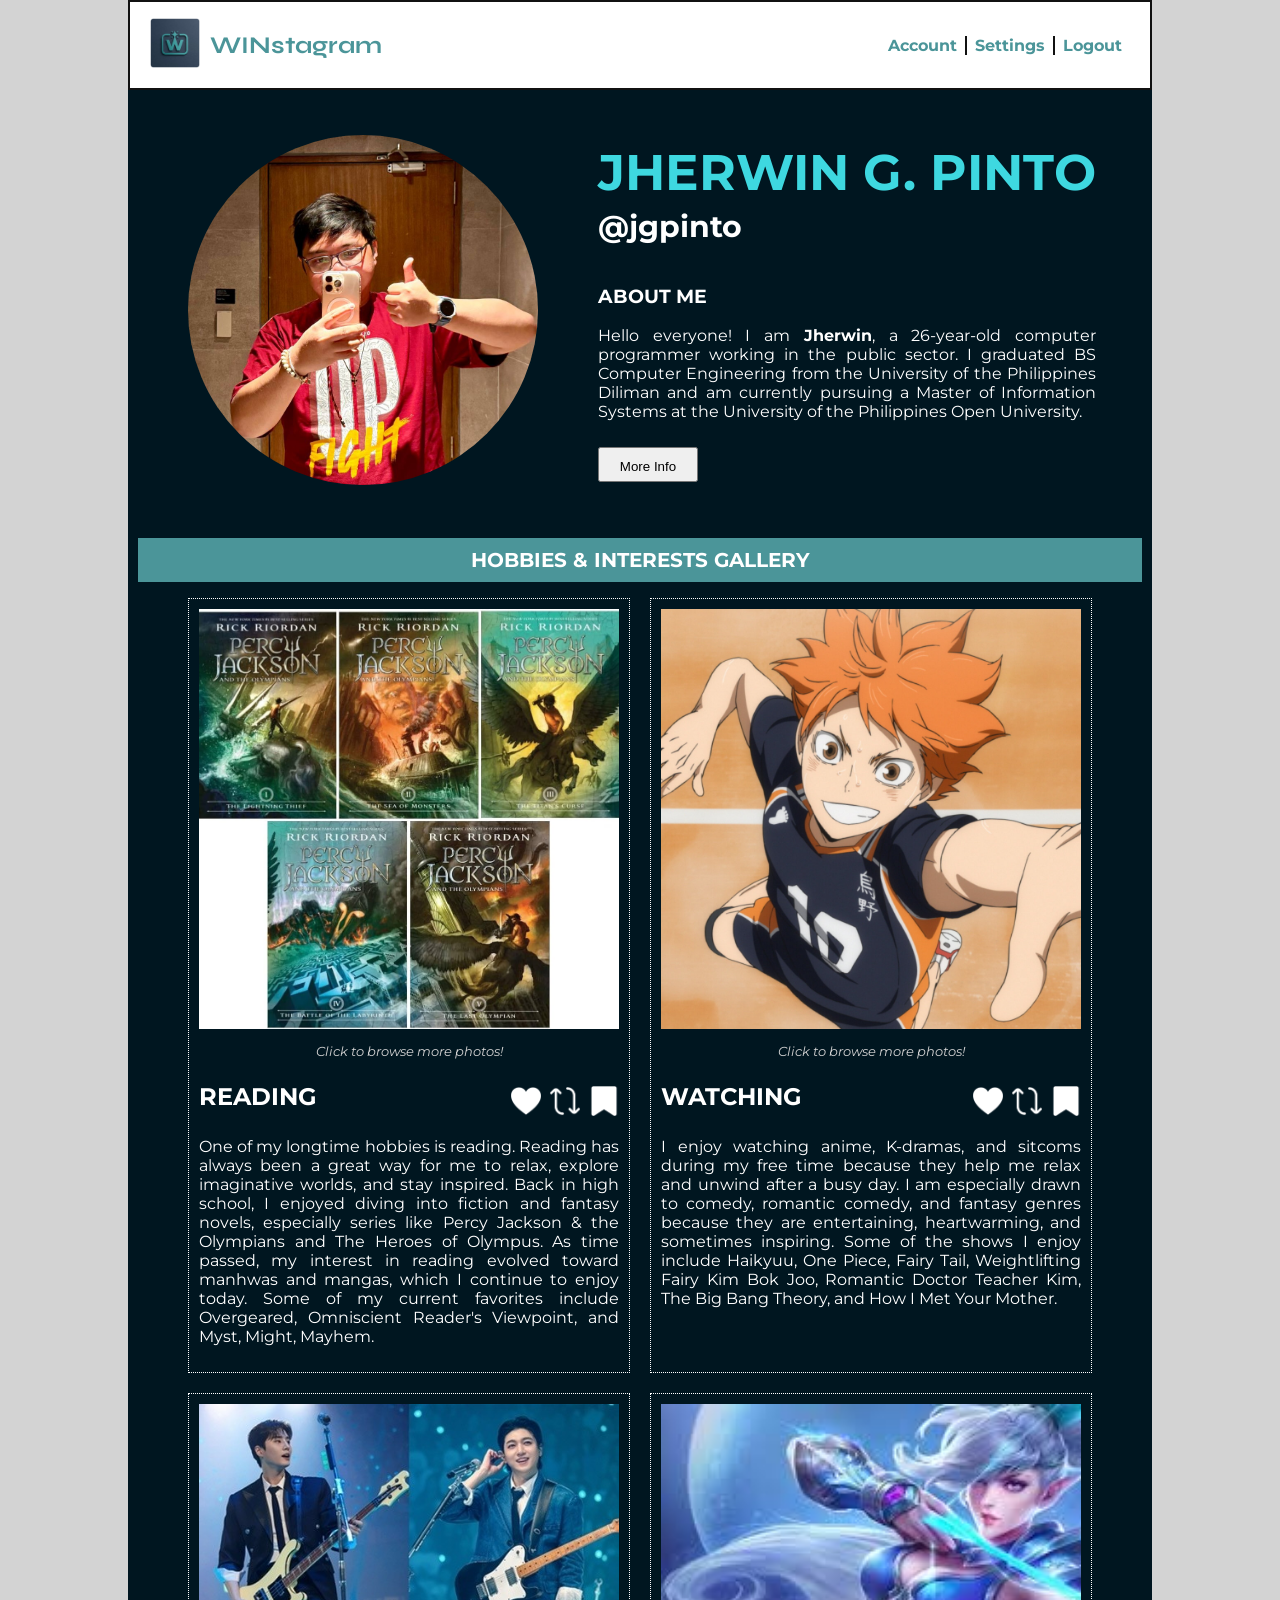
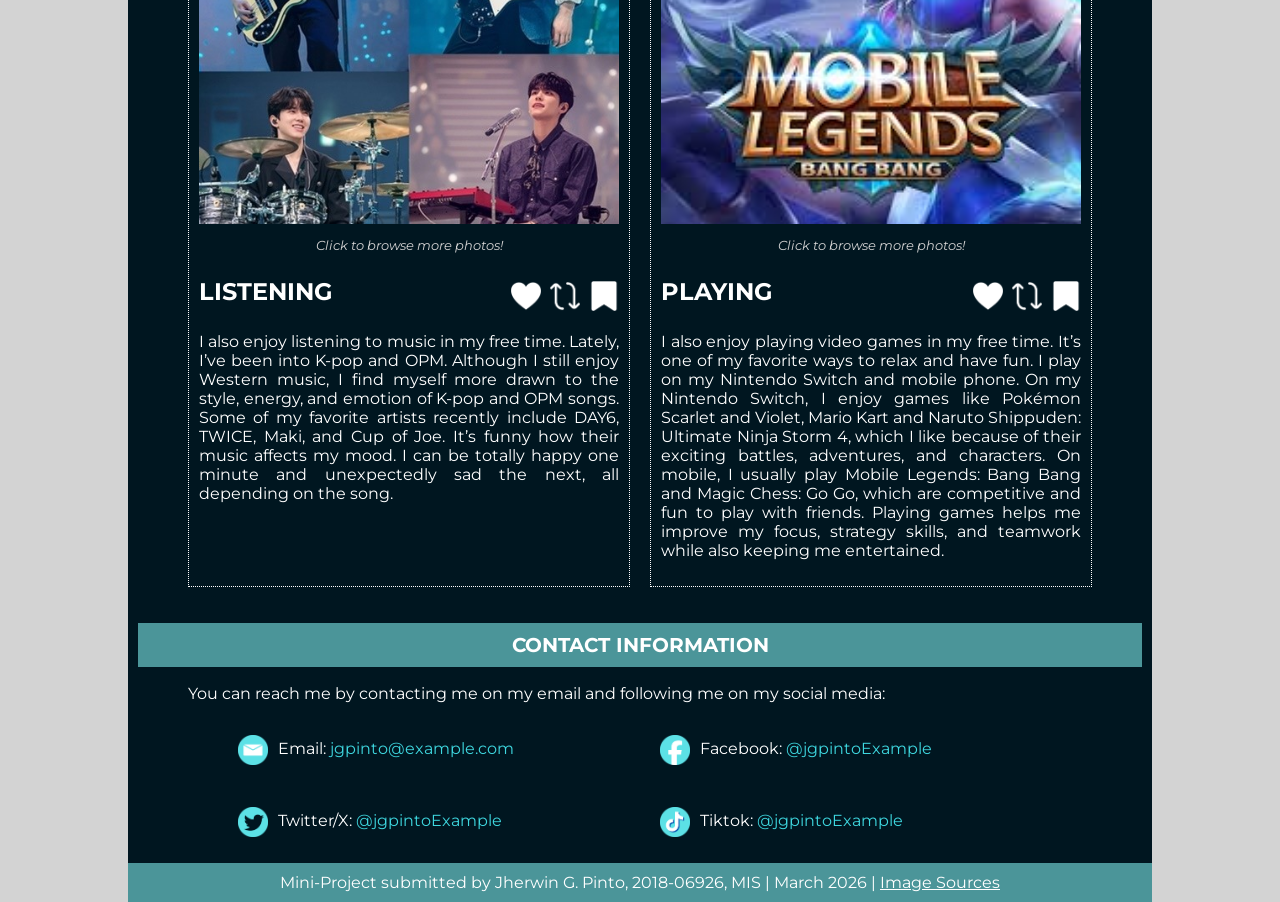
<file: index.html>
<!DOCTYPE html>
<html>

<head>
    <title>WINstagram</title>
    <meta name="viewport" content="width=device-width, initial-scale=1.0">
    <link type="text/css" rel="stylesheet" href="css/stylesheet-1.css" />
</head>

<body>
    <header>
        <nav>
            <div>
                <p><img id="logo" src="images/winstagram.jpg" alt="Display Picture" width="50" height="50" /></p>
                <h1>WINstagram</h1>
            </div>
            <ul>
                <li class="selected"><a href="placeholders/account-placeholder.html">Account</a></li>
                <li class="selected"><a href="placeholders/settings-placeholder.html">Settings</a></li>
                <li class="selected"><a href="placeholders/logout-placeholder.html">Logout</a></li>
            </ul>
        </nav>
    </header>
    <section id="about-me">
        <div>
            <p><img id="display-image" class="hover-effect img-style" onclick="swapImage()" src="images/image01.jpg"
                    alt="Display Picture" /></p>
        </div>
        <script>
            function swapImage() {
                var imageDisplayed = document.getElementById('display-image');
                if (imageDisplayed.src.match("images/image01.jpg")) {
                    imageDisplayed.src = "images/image02.jpg";
                } else {
                    imageDisplayed.src = "images/image01.jpg";
                }
            }
        </script>
        <div id="details">
            <h1>JHERWIN G. PINTO</h1>
            <h2>@jgpinto</h2>
            <h3>ABOUT ME</h3>
            <p>Hello everyone! I am <strong>Jherwin</strong>, a 26-year-old computer programmer working in the
                public sector. I graduated BS Computer Engineering from the University of the Philippines Diliman and am
                currently
                pursuing a Master of Information Systems at the University of the Philippines Open University.

            </p>
            <div id="more">
                <button id="btnMore" class="hover-effect btn-style" title="Click for Fun Fact!"
                    onClick="toggleFunFact()">More Info</button>
                <p id="Funfact" style="display:none;">I have attended every DAY6 concert in the Philippines!</p>
                <script>
                    function toggleFunFact() {
                        var fact = document.getElementById("Funfact");
                        var btn = document.getElementById("btnMore");
                        if (fact.style.display === "none") {
                            fact.style.display = "block";
                            btn.innerText = "Fun Fact";
                        } else {
                            fact.style.display = "none";
                            btn.innerText = "More Info"
                        }
                    }
                </script>
            </div>
        </div>
    </section>

    <section id="hobbies">
        <h1>HOBBIES & INTERESTS GALLERY</h1>
        <div id="content">
            <div id="reading">

                <img id="reading-img" class="hover-effect img-style" onclick="swapReading()" src="images/reading01.jpg"
                    alt="Display Picture - Reading" />
                <p id="click"><em>Click to browse more photos!</em></p>
                <script>
                    function swapReading() {
                        var imageDisplayed = document.getElementById('reading-img');
                        if (imageDisplayed.src.match("images/reading01.jpg")) {
                            imageDisplayed.src = "images/reading02.jpg";
                        } else if (imageDisplayed.src.match("images/reading02.jpg")) {
                            imageDisplayed.src = "images/reading03.jpg";
                        } else if (imageDisplayed.src.match("images/reading03.jpg")) {
                            imageDisplayed.src = "images/reading04.jpg";
                        } else if (imageDisplayed.src.match("images/reading04.jpg")) {
                            imageDisplayed.src = "images/reading05.jpg";
                        } else {
                            imageDisplayed.src = "images/reading01.jpg";
                        }
                    }
                </script>
                <div id="likesharesave">
                    <h2>READING</h2>
                    <div>
                        <button id="like1" class="hover-effect btn-style" title="Like" onclick="Liked1()"
                            style='background-image:url("images/like-white.jpg")'></button>
                        <script>
                            function Liked1() {
                                var liked1 = document.getElementById('like1');
                                if (liked1.style.backgroundImage.includes("images/like-white.jpg")) {
                                    liked1.style.backgroundImage = 'url("images/like-cyan.jpg")';
                                    liked1.title = "Unlike";
                                } else {
                                    liked1.style.backgroundImage = 'url("images/like-white.jpg")'
                                    liked1.title = "Like";
                                }
                            } </script>
                        <button id="share1" title="Share" onclick="Shared1()" class="hover-effect btn-style"
                            style='background-image:url("images/share-white.jpg")'></button>
                        <script>
                            function Shared1() {
                                var shared1 = document.getElementById('share1');
                                if (shared1.style.backgroundImage.includes("images/share-white.jpg")) {
                                    shared1.style.backgroundImage = 'url("images/share-cyan.jpg")';
                                    shared1.title = "Unshare";
                                } else {
                                    shared1.style.backgroundImage = 'url("images/share-white.jpg")';
                                    shared1.title = "Share";
                                }
                            } </script>

                        <button id="save1" title="Save" onclick="Saved1()" class="hover-effect btn-style"
                            style='background-image:url("images/save-white.jpg")'></button>
                        <script>
                            function Saved1() {
                                var saved1 = document.getElementById('save1');
                                if (saved1.style.backgroundImage.includes("images/save-white.jpg")) {
                                    saved1.style.backgroundImage = 'url("images/save-cyan.jpg")';
                                    saved1.title = "Unsave";
                                } else {
                                    saved1.style.backgroundImage = 'url("images/save-white.jpg")';
                                    saved1.title = "Save";
                                }
                            } </script>
                    </div>
                </div>

                <p>One of my longtime hobbies is reading. Reading has always been a great way for me to relax, explore
                    imaginative
                    worlds, and stay inspired.
                    Back in high school, I enjoyed diving into fiction and fantasy novels, especially series like Percy
                    Jackson & the
                    Olympians and The Heroes of Olympus.
                    As time passed, my interest in reading evolved toward manhwas and mangas, which I continue to enjoy
                    today.
                    Some of my current favorites include Overgeared, Omniscient Reader's Viewpoint, and Myst, Might,
                    Mayhem.
                </p>
            </div>
            <div id="watching">

                <img id="watching-img" onclick="swapWatching()" class="hover-effect img-style"
                    src="images/watching01.jpg" alt="Display Picture - Watching" />
                <p id="click"><em>Click to browse more photos!</em></p>
                <script>
                    function swapWatching() {
                        var imageDisplayed = document.getElementById('watching-img');
                        if (imageDisplayed.src.match("images/watching01.jpg")) {
                            imageDisplayed.src = "images/watching02.jpg";
                        } else if (imageDisplayed.src.match("images/watching02.jpg")) {
                            imageDisplayed.src = "images/watching03.jpg";
                        } else if (imageDisplayed.src.match("images/watching03.jpg")) {
                            imageDisplayed.src = "images/watching04.jpg";
                        } else if (imageDisplayed.src.match("images/watching04.jpg")) {
                            imageDisplayed.src = "images/watching05.jpg";
                        } else if (imageDisplayed.src.match("images/watching05.jpg")) {
                            imageDisplayed.src = "images/watching06.jpg";
                        } else if (imageDisplayed.src.match("images/watching06.jpg")) {
                            imageDisplayed.src = "images/watching07.jpg";
                        } else {
                            imageDisplayed.src = "images/watching01.jpg";
                        }
                    }
                </script>

                <div id="likesharesave">
                    <h2>WATCHING</h2>
                    <div>
                        <button id="like2" title="Like" onclick="Liked2()" class="hover-effect btn-style"
                            style='background-image:url("images/like-white.jpg")'></button>
                        <script>
                            function Liked2() {
                                var liked2 = document.getElementById('like2');
                                if (liked2.style.backgroundImage.includes("images/like-white.jpg")) {
                                    liked2.style.backgroundImage = 'url("images/like-cyan.jpg")';
                                    liked2.title = "Unlike";
                                } else {
                                    liked2.style.backgroundImage = 'url("images/like-white.jpg")';
                                    liked2.title = "Like";
                                }
                            } </script>
                        <button id="share2" title="Share" onclick="Shared2()" class="hover-effect btn-style"
                            style='background-image:url("images/share-white.jpg")'></button>
                        <script>
                            function Shared2() {
                                var shared2 = document.getElementById('share2');
                                if (shared2.style.backgroundImage.includes("images/share-white.jpg")) {
                                    shared2.style.backgroundImage = 'url("images/share-cyan.jpg")';
                                    shared2.title = "Unshare";
                                } else {
                                    shared2.style.backgroundImage = 'url("images/share-white.jpg")';
                                    shared2.title = "Share";
                                }
                            } </script>

                        <button id="save2" title="Save" onclick="Saved2()" class="hover-effect btn-style"
                            style='background-image:url("images/save-white.jpg")'></button>
                        <script>
                            function Saved2() {
                                var saved2 = document.getElementById('save2');
                                if (saved2.style.backgroundImage.includes("images/save-white.jpg")) {
                                    saved2.style.backgroundImage = 'url("images/save-cyan.jpg")';
                                    saved2.title = "Unsave";
                                } else {
                                    saved2.style.backgroundImage = 'url("images/save-white.jpg")';
                                    saved2.title = "Save";
                                }
                            } </script>
                    </div>
                </div>

                <p>I enjoy watching anime, K-dramas, and sitcoms during my free time because they help me relax and
                    unwind after a busy day.
                    I am especially drawn to comedy, romantic comedy, and fantasy genres because they are entertaining,
                    heartwarming, and sometimes inspiring.
                    Some of the shows I enjoy include Haikyuu, One Piece, Fairy Tail, Weightlifting Fairy Kim Bok Joo,
                    Romantic Doctor Teacher Kim, The Big Bang Theory, and How I Met Your Mother.</p>
            </div>
            <div id="listening">

                <img id="listening-img" onclick="swapListening()" src="images/listening01.jpg"
                    class="hover-effect img-style" alt="Display Picture - Listening" />
                <p id="click"><em>Click to browse more photos!</em></p>

                <div id="likesharesave">
                    <h2>LISTENING</h2>
                    <div>
                        <button id="like3" title="Like" onclick="Liked3()" class="hover-effect btn-style"
                            style='background-image:url("images/like-white.jpg")'></button>
                        <script>
                            function Liked3() {
                                var liked3 = document.getElementById('like3');
                                if (liked3.style.backgroundImage.includes("images/like-white.jpg")) {
                                    liked3.style.backgroundImage = 'url("images/like-cyan.jpg")';
                                    liked3.title = "Unlike";
                                } else {
                                    liked3.style.backgroundImage = 'url("images/like-white.jpg")';
                                    liked3.title = "Like";
                                }
                            } </script>
                        <button id="share3" onclick="Shared3()" title="Share" class="hover-effect btn-style"
                            style='background-image:url("images/share-white.jpg")'></button>
                        <script>
                            function Shared3() {
                                var shared3 = document.getElementById('share3');
                                if (shared3.style.backgroundImage.includes("images/share-white.jpg")) {
                                    shared3.style.backgroundImage = 'url("images/share-cyan.jpg")';
                                    shared3.title = "Unshare";
                                } else {
                                    shared3.style.backgroundImage = 'url("images/share-white.jpg")';
                                    shared3.title = "Share";
                                }
                            } </script>

                        <button id="save3" onclick="Saved3()" title="Save" class="hover-effect btn-style"
                            style='background-image:url("images/save-white.jpg")'></button>
                        <script>
                            function Saved3() {
                                var saved3 = document.getElementById('save3');
                                if (saved3.style.backgroundImage.includes("images/save-white.jpg")) {
                                    saved3.style.backgroundImage = 'url("images/save-cyan.jpg")';
                                    saved3.title = "Unsave";
                                } else {
                                    saved3.style.backgroundImage = 'url("images/save-white.jpg")';
                                    saved3.title = "Save";
                                }
                            } </script>
                    </div>
                    <script>
                        function swapListening() {
                            var imageDisplayed = document.getElementById('listening-img');
                            if (imageDisplayed.src.match("images/listening01.jpg")) {
                                imageDisplayed.src = "images/listening02.jpg";
                            } else if (imageDisplayed.src.match("images/listening02.jpg")) {
                                imageDisplayed.src = "images/listening03.jpg";
                            } else if (imageDisplayed.src.match("images/listening03.jpg")) {
                                imageDisplayed.src = "images/listening04.jpg";
                            } else {
                                imageDisplayed.src = "images/listening01.jpg";
                            }
                        }
                    </script>
                </div>

                <p>I also enjoy listening to music in my free time. Lately, I’ve been into K-pop and OPM.
                    Although I still enjoy Western music, I find myself more drawn to the style, energy,
                    and emotion of K-pop and OPM songs. Some of my favorite artists recently include
                    DAY6, TWICE, Maki, and Cup of Joe.
                    It’s funny how their music affects my mood. I can be totally happy one minute and unexpectedly sad
                    the next, all depending on the song.
                </p>

            </div>
            <div id="playing">

                <img id="playing-img" onclick="swapPlaying()" src="images/playing01.jpg" class="hover-effect img-style"
                    alt="Display Picture - Playing" />
                <p id="click"><em>Click to browse more photos!</em></p>

                <div id="likesharesave">
                    <h2>PLAYING</h2>
                    <div>
                        <button id="like4" onclick="Liked4()" title="Like" class="hover-effect btn-style"
                            style='background-image:url("images/like-white.jpg")'></button>
                        <script>
                            function Liked4() {
                                var liked4 = document.getElementById('like4');
                                if (liked4.style.backgroundImage.includes("images/like-white.jpg")) {
                                    liked4.style.backgroundImage = 'url("images/like-cyan.jpg")';
                                    liked4.title = "Unlike";
                                } else {
                                    liked4.style.backgroundImage = 'url("images/like-white.jpg")';
                                    liked4.title = "Like";
                                }
                            } </script>
                        <button id="share4" onclick="Shared4()" title="Share" class="hover-effect btn-style"
                            style='background-image:url("images/share-white.jpg")'></button>
                        <script>
                            function Shared4() {
                                var shared4 = document.getElementById('share4');
                                if (shared4.style.backgroundImage.includes("images/share-white.jpg")) {
                                    shared4.style.backgroundImage = 'url("images/share-cyan.jpg")';
                                    shared4.title = "Unlike";
                                } else {
                                    shared4.style.backgroundImage = 'url("images/share-white.jpg")';
                                    shared4.title = "Like";
                                }
                            } </script>

                        <button id="save4" onclick="Saved4()" title="Save" class="hover-effect btn-style"
                            style='background-image:url("images/save-white.jpg")'></button>
                        <script>
                            function Saved4() {
                                var saved4 = document.getElementById('save4');
                                if (saved4.style.backgroundImage.includes("images/save-white.jpg")) {
                                    saved4.style.backgroundImage = 'url("images/save-cyan.jpg")';
                                    saved4.title = "Unsave";
                                } else {
                                    saved4.style.backgroundImage = 'url("images/save-white.jpg")';
                                    saved4.title = "Save";
                                }
                            } </script>
                    </div>
                </div>
                <script>
                    function swapPlaying() {
                        var imageDisplayed = document.getElementById('playing-img');
                        if (imageDisplayed.src.match("images/playing01.jpg")) {
                            imageDisplayed.src = "images/playing02.jpg";
                        } else if (imageDisplayed.src.match("images/playing02.jpg")) {
                            imageDisplayed.src = "images/playing03.jpg";
                        } else if (imageDisplayed.src.match("images/playing03.jpg")) {
                            imageDisplayed.src = "images/playing04.jpg";
                        } else if (imageDisplayed.src.match("images/playing04.jpg")) {
                            imageDisplayed.src = "images/playing05.jpg";
                        } else {
                            imageDisplayed.src = "images/playing01.jpg";
                        }
                    }
                </script>

                <p>I also enjoy playing video games in my free time. It’s one of my favorite ways to relax and have fun.
                    I play on my
                    Nintendo Switch and mobile phone.

                    On my Nintendo Switch, I enjoy games like Pokémon Scarlet and Violet, Mario Kart and Naruto
                    Shippuden: Ultimate
                    Ninja Storm 4,
                    which I like because of their exciting battles, adventures, and characters.

                    On mobile, I usually play Mobile Legends: Bang Bang and Magic Chess: Go Go, which are competitive
                    and fun to play
                    with friends.

                    Playing games helps me improve my focus, strategy skills, and teamwork while also keeping me
                    entertained.</p>


            </div>
        </div>
    </section>
    <section id="contact-info">
        <h1>CONTACT INFORMATION</h1>
        <div>
            <p>You can reach me by contacting me on my email and following me on my social media: </p>
            <div class="socmed">
            <p><img class="icon" src="images/1.png">Email: <a href="#">jgpinto@example.com</a></p>
            <p><img class="icon" src="images/2.png">Facebook: <a href="#">@jgpintoExample</a></p>
            <p><img class="icon" src="images/3.png">Twitter/X: <a href="#">@jgpintoExample</a></p>
            <p><img class="icon" src="images/4.png">Tiktok: <a href="#">@jgpintoExample</a></p>
        </div>
        </div>
    </section>
</body>
<footer>
    Mini-Project submitted by Jherwin G. Pinto, 2018-06926, MIS | March 2026 | <a href="placeholders/references.html">Image Sources</a>
</footer>
</html>
</file>
<file: css/stylesheet-1.css>
@import url('https://fonts.googleapis.com/css2?family=Archivo+Black&family=Syne:wght@400..800&display=swap');
@import url('https://fonts.googleapis.com/css2?family=Montserrat:ital,wght@0,100..900;1,100..900&display=swap');


html {
    box-sizing: border-box;
}

*, *:before, *:after {
    box-sizing: inherit;
}

html {
    background-color: lightgray;
}

body {
    font-family: 'Montserrat', sans-serif;
    background-color: rgb(0, 22, 32);
    color: white;
    margin: auto;
    max-width: 1024px;
    min-width: 256px;
    caret-color: transparent;
}

header {
    background-color: white;

}


nav {
    background-color: white;
    border: 2px solid #111111;
    font-family: 'Syne', sans-serif;
    font-weight: bold;
    padding-left: 20px;
    padding-right: 20px;
    display: flex;
    align-items: center;
    justify-content: space-between;
}

nav div{
    display: flex;
    align-items: center;
    gap: 10px;
}

nav h1{
    color: #4b9599;
}

nav ul {
    list-style-type: none;
    font-family: 'Montserrat', sans-serif;
    display: flex;
    justify-content: flex-end;
    margin: 0;
}

nav li {
    display: inline;
    border-right: 2px solid #111111;
    padding-right: 8px;
    padding-left: 8px;
}

nav ul li:last-child {
    border-right: none;
}

nav ul li a {
    text-decoration: none;
    color: #111111;
}

nav li.selected {
    color: #4b9599;
}

nav li a:hover {
    text-decoration: underline;
}

nav li a:link {
    color: #4b9599;
}

nav li a:visited {
    color: #4b9599;
}

nav li a:active {
    text-decoration: underline;
    background-color: black;
    color: white;
}

#display-image {
    width: 350px;
    margin-top: 35px;
    margin-right: 40px;
    margin-left: 50px;
    height: auto;
    display: block;
    border-radius: 50%;
    cursor: pointer;
}

#details{
    margin-right: 70px;
    text-align: justify;
}

#details h1{
    margin-bottom: 0px;
    font-size: 50PX;
    color: #3ed8e0;
    white-space: nowrap;
}

#details h2{
    margin-top: 5px;
    margin-bottom: 40px;
    font-size: 30px;
}

section {
    padding: 10px;
}


#about-me {
    display: flex;
    align-items: flex-start;
    gap: 20px;
}

#about-me #more{
    display: flex;
    align-items: center;
    gap: 10px;
    font-size: 14px;
    padding-top: 10px;
    
}

#about-me #more button{
    width: 100px;
    height: 35px;
    white-space: nowrap;
    cursor: pointer;
}

#hobbies{
    text-align: justify;
}

#hobbies h1{
    text-align: center;
    align-content: center;
    background-color: #4b9599;
    padding: 10px;
    font-size: 20px;
    color: white;
}

#hobbies #content{
    margin-left: 50px;
    margin-right: 50px;
    display: grid;
    grid-template-columns: repeat(2,1fr);
    gap: 20px;
    align-items: stretch;
}


#hobbies #content #likesharesave{
    display: flex;
    align-items: center;
    justify-content: space-between;
    margin-top: 10px;
    gap: 10px;
}

#hobbies #content #likesharesave h2{
    margin: 0;
    margin-bottom: 10px;;
}

#hobbies #content #likesharesave button{
    cursor: pointer;
    gap: 10px;
}

#hobbies #content #likesharesave [id^="like"]{
    width: 30px;
    height: 30px;
    background-image: url("images/like-white.jpg");
    background-size: cover;
    border:none;
    background-color: transparent;
    margin-left: 5px;
}

#hobbies #content #likesharesave [id^="share"]{
    width: 30px;
    height: 30px;
    background-image: url("images/share-white.jpg");
    background-size: cover;
    border:none;
    background-color: transparent;
        margin-left: 5px;
}

#hobbies #content #likesharesave [id^="save"]{
    width: 30px;
    height: 30px;
    background-image: url("images/save-white.jpg");
    background-size: cover;
    border:none;
    background-color: transparent;
        margin-left: 5px;
}


#hobbies #content #reading {
    border: 1px dotted white;
    box-sizing: border-box;
    padding: 10px;
    flex-direction: column;
    display: flex;
}

#hobbies #content #watching {
    border: 1px dotted white;
    box-sizing: border-box;
    padding: 10px;
    flex-direction: column;
    display: flex;
}

#hobbies #content #listening {
    border: 1px dotted white;
    box-sizing: border-box;
    padding: 10px;
    flex-direction: column;
    display: flex;
}

#hobbies #content #playing {
    border: 1px dotted white;
    box-sizing: border-box;
    padding: 10px;
    flex-direction: column;
    display: flex;
}

#hobbies #content #click{
    text-align: center;
    color: lightgray;
    font-size: smaller;
}

#reading img{
    width:100%;
    height: auto;
    display: block;
    cursor: pointer;
}

#watching img{
    width:100%;
    height: auto;
    display: block;
    cursor: pointer;
}

#listening img{
    width:100%;
    height: auto;
    display: block;
    cursor: pointer;
}

#playing img{
    width:100%;
    height: auto;
    display: block;
    cursor: pointer;
}

#contact-info{
    text-align: justify;
}

#contact-info h1{
    text-align: center;
    align-content: center;
    background-color: #4b9599;
    padding: 10px;
    font-size: 20px;
    color: white;;
}

#contact-info div{
    margin-left: 50px;
    margin-right: 50px;
}

footer {
    font-family: 'Montserrat', sans-serif;
    background-color: #4b9599;
    clear: both;
    padding: 10px;
    text-align: center;
}

.hover-effect:hover{
    transform: scale(1.1);
}

.img-style{
    width: 150px;
}

.btn-style{
    padding: 10px;
}

.icon{
    width:30px;
    height:30px;
    margin-right:10px;
    vertical-align:middle; 
}

.socmed{
    display:grid;
    grid-template-columns: repeat(2,1fr);
    gap:10px 40px;
}

#contact-info a{
    color: #3ed8e0;
    text-decoration: none;
}

#contact-info a:hover{
    text-decoration: underline;
}

footer a{
    color: white;
    text-decoration: underline;
}

footer a:hover{
    color: #3ed8e0;
}


@media all and (max-width: 700px) {

    nav{
        flex-direction: column;
        align-items: center;
        gap: 10px;
    }

    nav ul {
        justify-content: center;
        flex-wrap: wrap;
    }

     #about-me {
        flex-direction: column;
        align-items: center;
        text-align: center;
        gap: 5px;
    }

    #display-image{
        margin-left: auto;
        margin-right: auto;
        margin-top:20px;
        margin-bottom:10px;
    }
    
    #details{
        margin-right: 0;
        padding: 10px;
    }

    #details h2{
        text-align: center;
    }

    #hobbies {
        padding: 15px;
    }

    #hobbies #content{
        grid-template-columns: 1fr; 
        margin-left: 20px;
        margin-right: 20px;
    }

    #contact-info div{
        margin-left: 20px;
        margin-right: 20px;
    }

    .socmed{
        grid-template-columns: 1fr;
    }

    .socmed p{
        display: flex;
        align-items: center;
        gap: 8px;
    }
}
</file>
